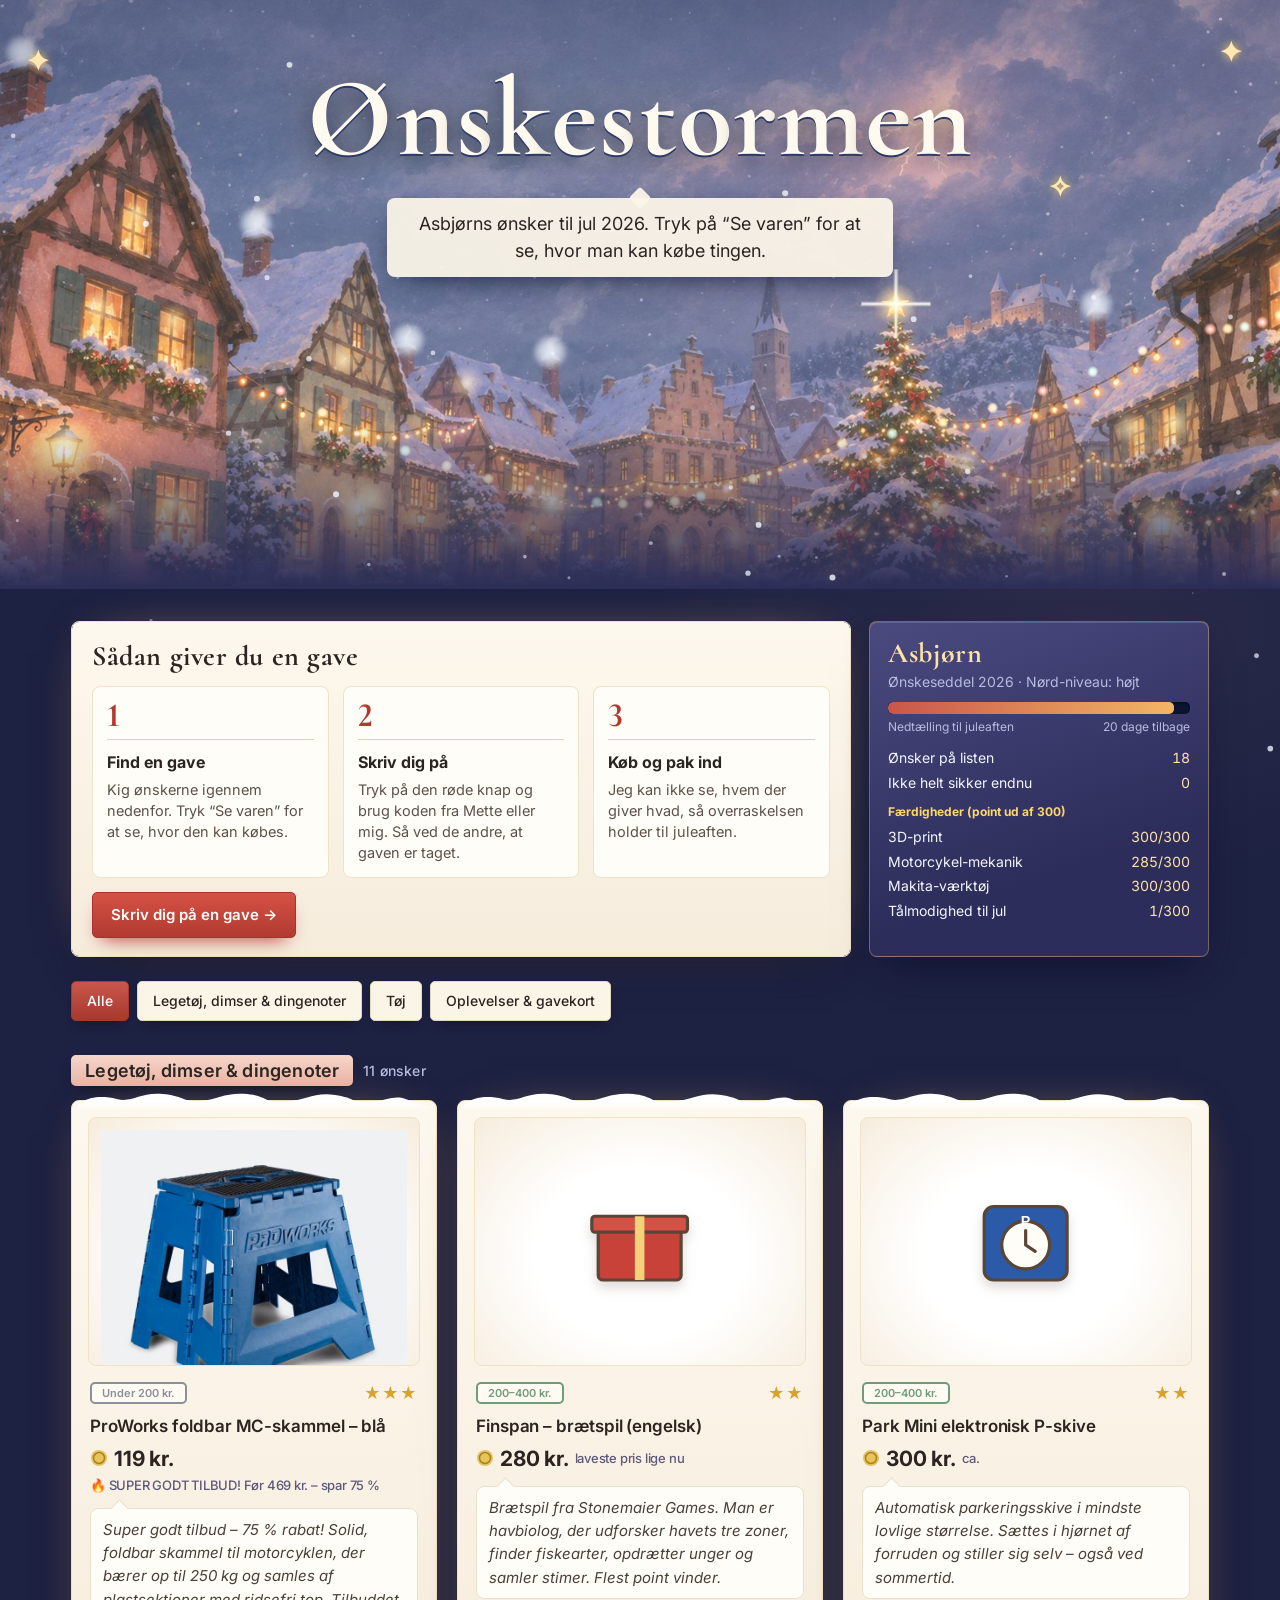
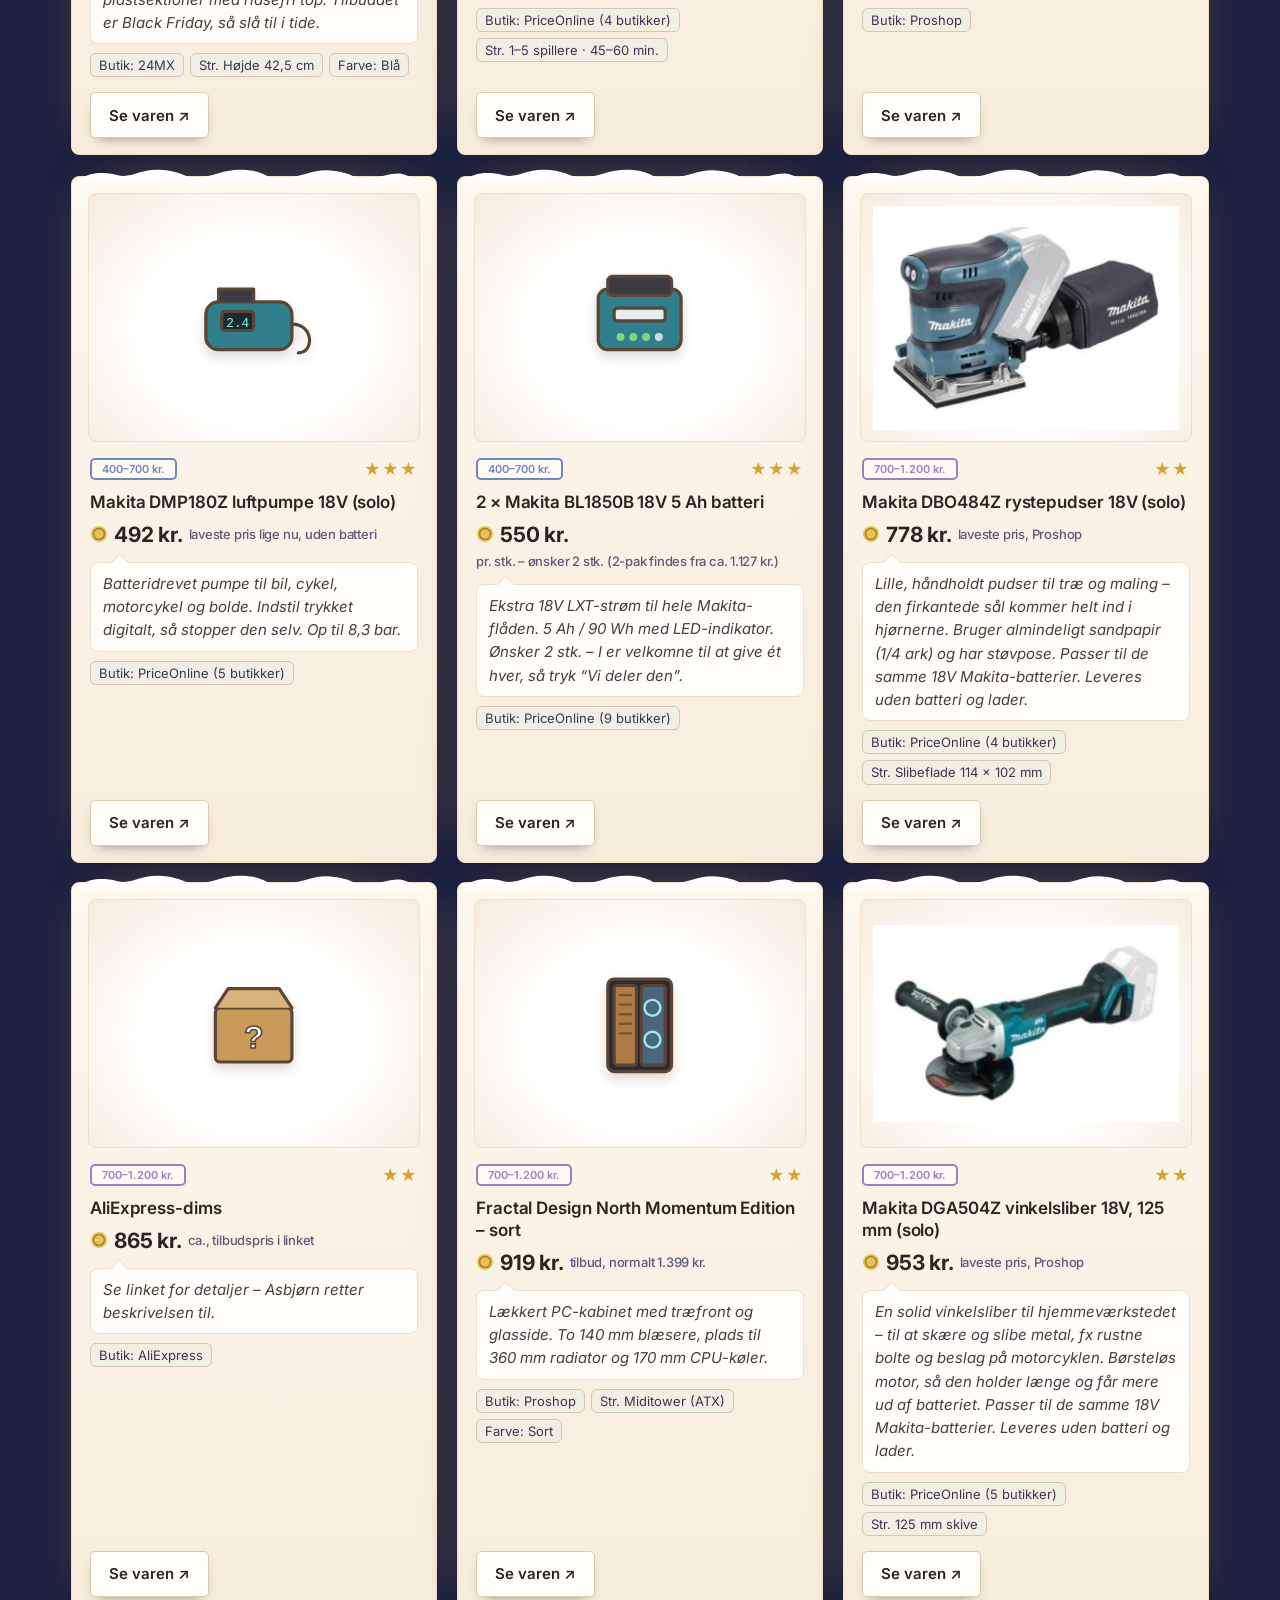
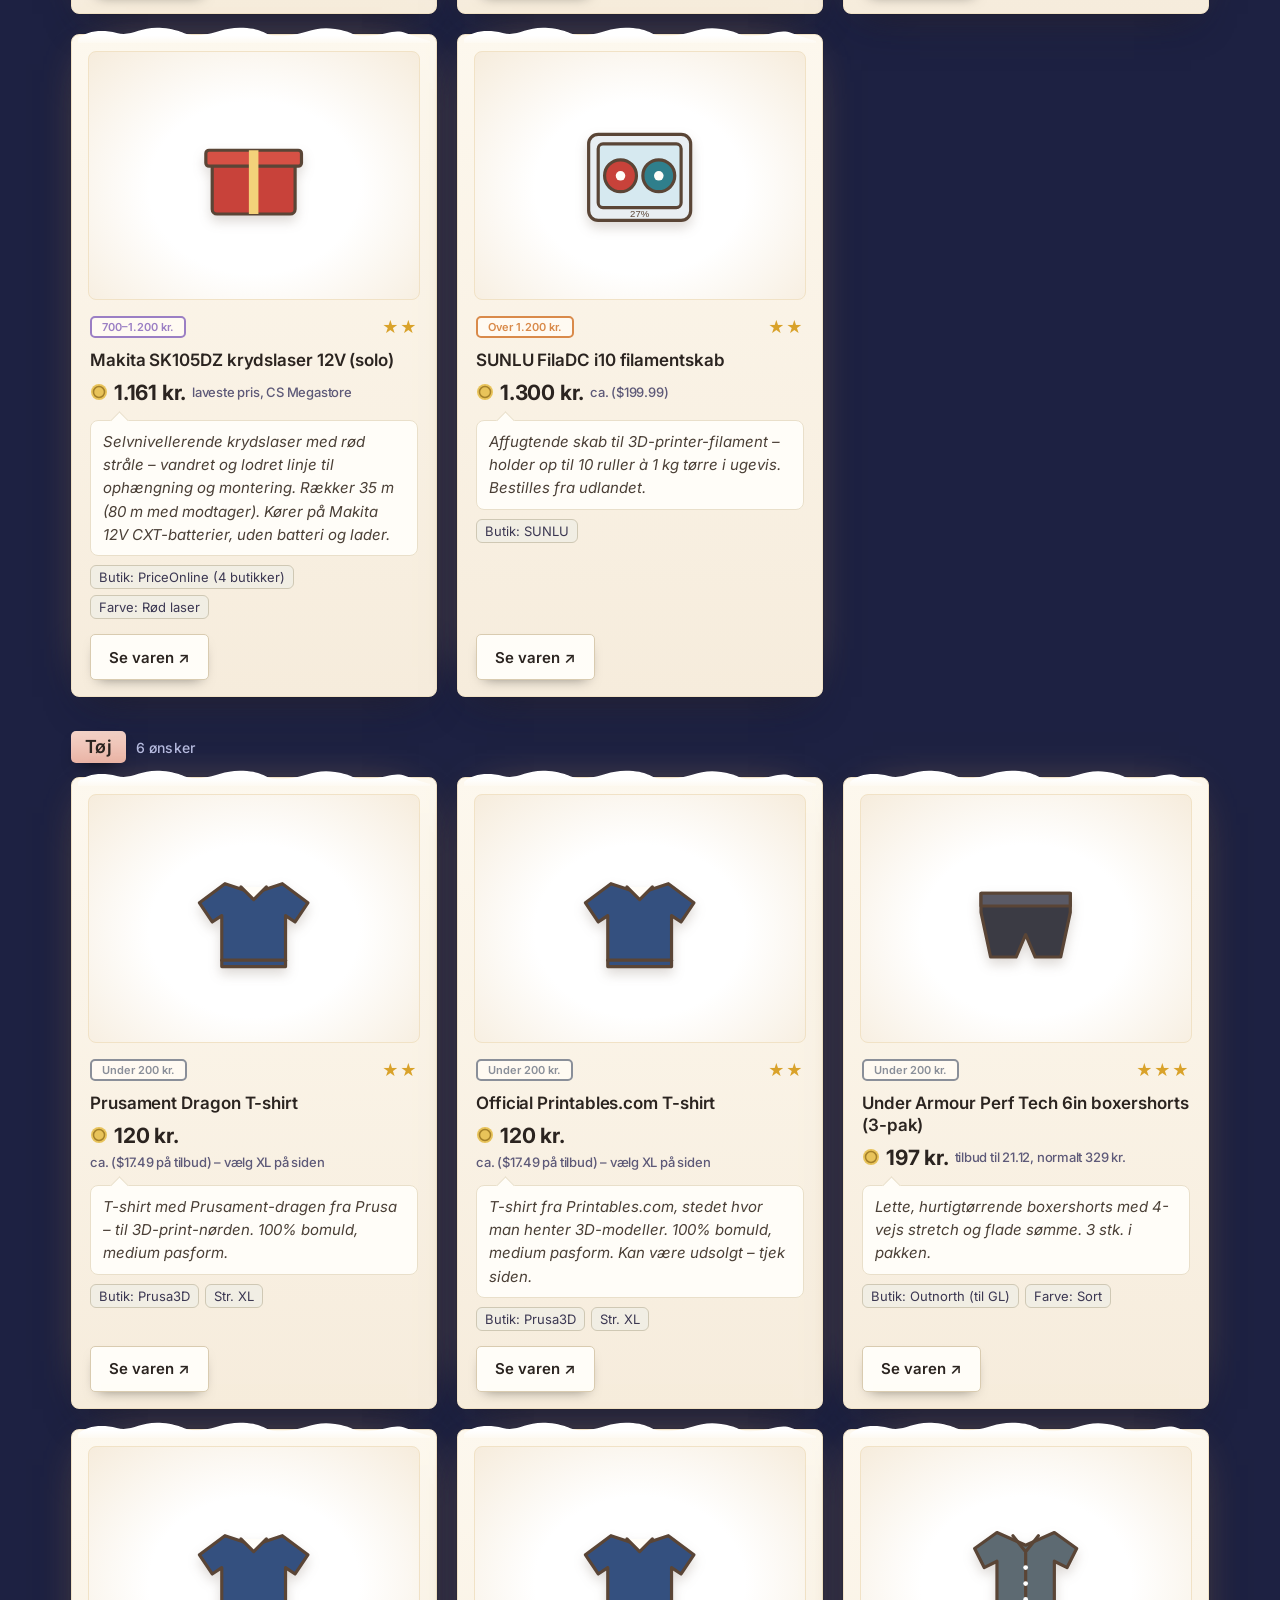
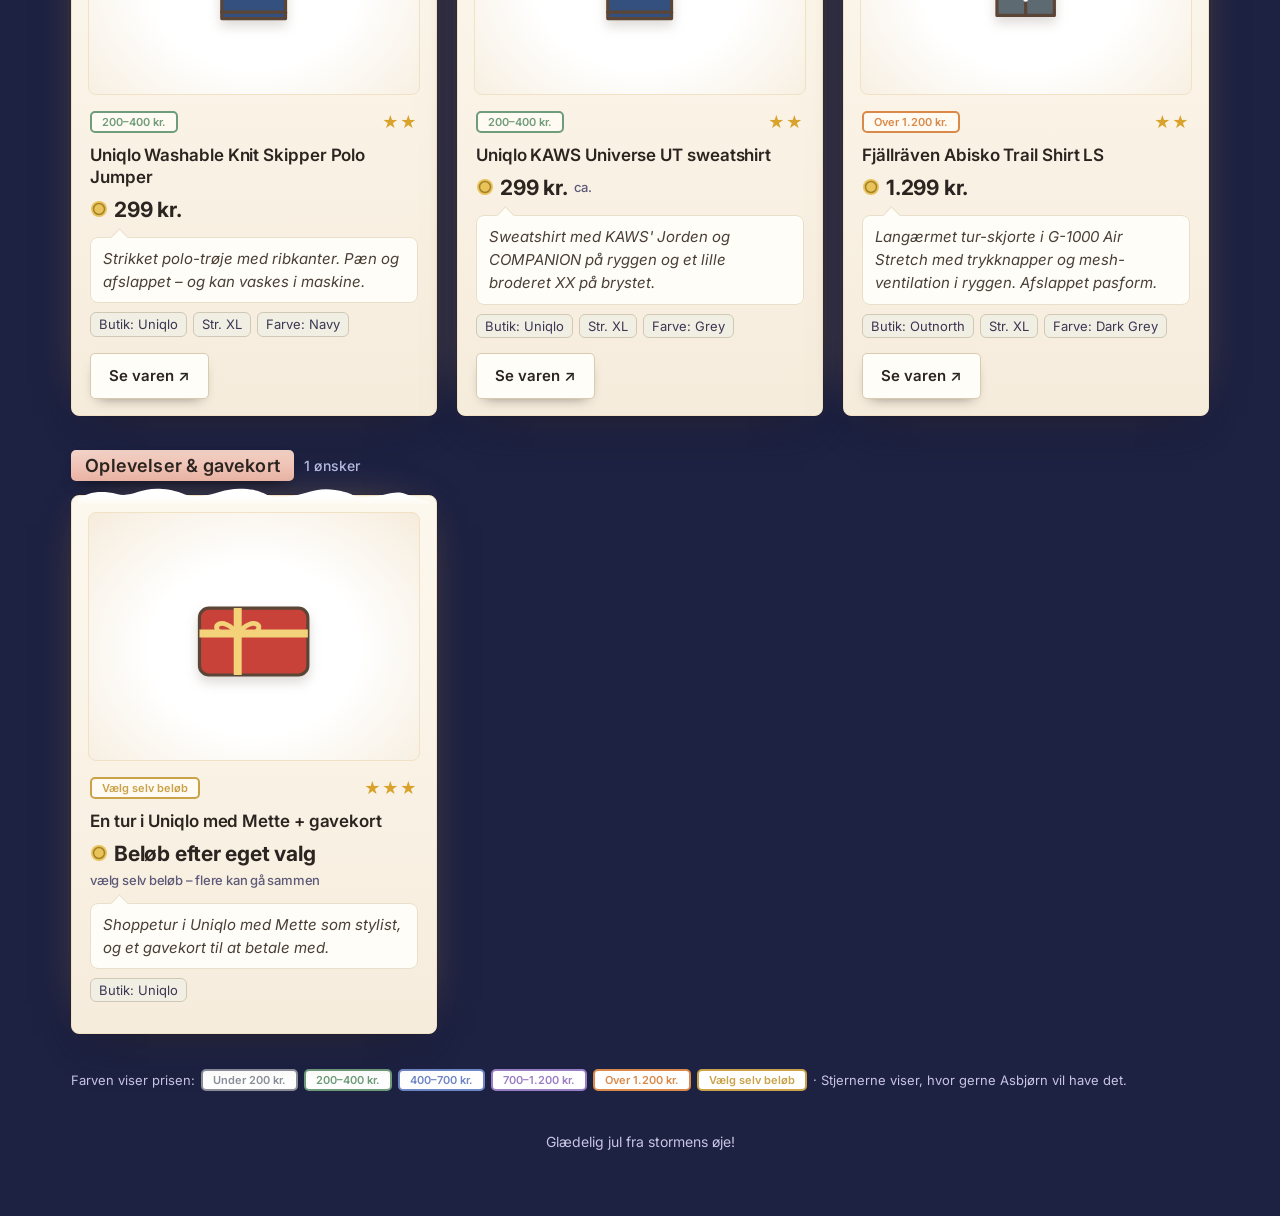
<file: index.html>
<!DOCTYPE html>
<html lang="da">
<head>
<meta charset="utf-8">
<meta name="viewport" content="width=device-width, initial-scale=1">
<title>Ønskestormen – Asbjørns ønsker 2026</title>
<link rel="icon" href="data:image/svg+xml,<svg xmlns='http://www.w3.org/2000/svg' viewBox='0 0 16 16'><circle cx='8' cy='8' r='7' fill='%23e8c35a'/></svg>">
<link rel="stylesheet" href="assets/style.css?v=1795650225">
</head>
<body>
<header class="hero">
  <div class="hero-in">
    <h1>Ønskestormen</h1>
    <p class="sub">Asbjørns ønsker til jul 2026. Tryk på “Se varen” for at se, hvor man kan købe tingen.</p>
  </div>
</header>
<div class="wrap">
  <div class="intro">
    <div class="bar how">
      <h3>Sådan giver du en gave</h3>
      <ol class="steps">
        <li><b>Find en gave</b><span>Kig ønskerne igennem nedenfor. Tryk “Se varen” for at se, hvor den kan købes.</span></li>
        <li><b>Skriv dig på</b><span>Tryk på den røde knap og brug koden fra Mette eller mig. Så ved de andre, at gaven er taget.</span></li>
        <li><b>Køb og pak ind</b><span>Jeg kan ikke se, hvem der giver hvad, så overraskelsen holder til juleaften.</span></li>
      </ol>
      <a class="btn fire" href="gaest.html">Skriv dig på en gave →</a>
    </div>
    <aside class="sheet" id="sheet" aria-label="Karakterark"></aside>
  </div>
  <nav class="tabs" id="tabs" aria-label="Kategorier"></nav>
  <main id="list"><p class="note">Henter ønskerne…</p></main>
  <div class="legend" id="legend"></div>
  <footer>Glædelig jul fra stormens øje!</footer>
</div>
<script src="assets/storm.js?v=1795650225"></script>
<script src="assets/app.js?v=1795650225"></script>
<script>
{
  let items = [], tab = "alle";
  const $ = s => document.querySelector(s);
  function render() {
    $("#sheet").innerHTML = Onske.sheet(items);
    $("#tabs").innerHTML = Onske.tabs(tab);
    $("#list").innerHTML = Onske.sections(items, tab, i => Onske.card(i)); Onske.reveal();
  }
  document.addEventListener("click", e => { const t = e.target.closest("[data-tab]"); if (t) { tab = t.dataset.tab; render(); } });
  $("#legend").innerHTML = Onske.legend();
  Onske.load().then(d => { items = d; render(); }).catch(() => { $("#list").innerHTML = '<p class="note">Kunne ikke hente ønskerne lige nu.</p>'; });
}
</script>
</body>
</html>
</file>
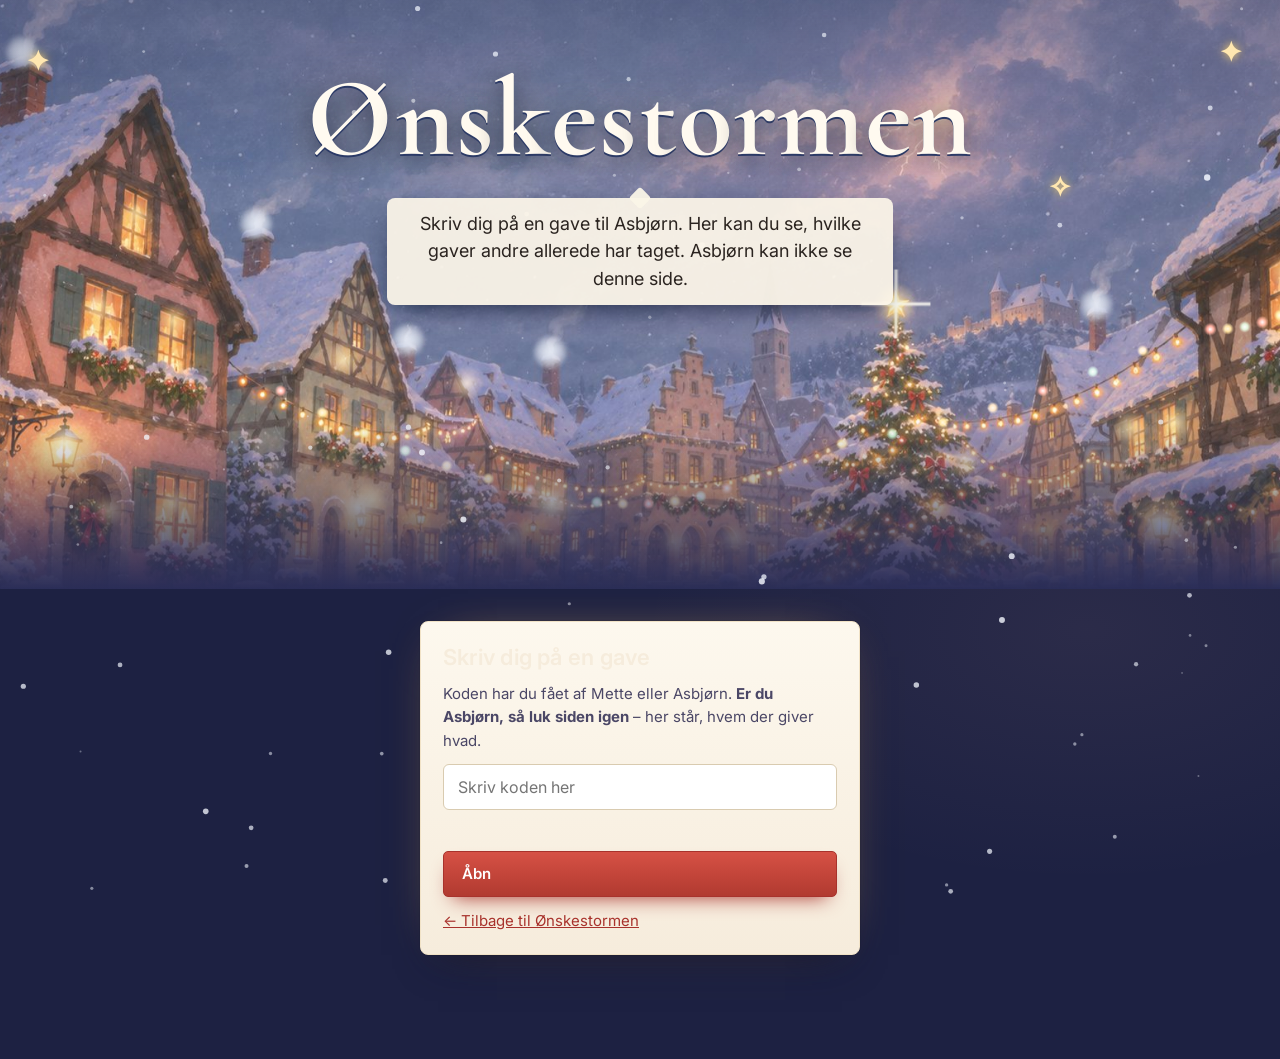
<file: gaest.html>
<!DOCTYPE html>
<html lang="da">
<head>
<meta charset="utf-8">
<meta name="viewport" content="width=device-width, initial-scale=1">
<meta name="robots" content="noindex">
<title>Ønskestormen – skriv dig på en gave</title>
<link rel="icon" href="data:image/svg+xml,<svg xmlns='http://www.w3.org/2000/svg' viewBox='0 0 16 16'><circle cx='8' cy='8' r='7' fill='%23ff8a2a'/></svg>">
<link rel="stylesheet" href="assets/style.css?v=1795650225">
</head>
<body>
<header class="hero">
  <div class="hero-in">
    <h1>Ønskestormen</h1>
    <p class="sub">Skriv dig på en gave til Asbjørn. Her kan du se, hvilke gaver andre allerede har taget. Asbjørn kan ikke se denne side.</p>
  </div>
</header>
<div class="wrap">
  <form class="lock" id="lock">
    <h2 style="font-size:22px">Skriv dig på en gave</h2>
    
    <p>Koden har du fået af Mette eller Asbjørn. <b>Er du Asbjørn, så luk siden igen</b> – her står, hvem der giver hvad.</p>
    <input id="code" type="password" autocomplete="off" placeholder="Skriv koden her" aria-label="Kode" required>
    <div class="err" id="err" role="alert"></div>
    <button class="btn fire" id="go">Åbn</button>
    <p><a href="./">← Tilbage til Ønskestormen</a></p>
  </form>
  <div id="app" hidden>
    <div class="intro">
      <div class="bar">
        <p><b>Sådan gør du:</b> Find gaven og tryk “Jeg køber den”. Skriv hvem gaven er fra, og tryk “Gem”. Så kan de andre se, at den er taget.</p>
        <div class="stats" id="stats"></div>
      </div>
      <aside class="sheet" id="sheet" aria-label="Karakterark"></aside>
    </div>
    <datalist id="navne"></datalist>
    <nav class="tabs" id="tabs" aria-label="Kategorier"></nav>
    <main id="list"></main>
    <div class="legend" id="legend"></div>
    <footer><b>Godt at vide:</b> Er en gave allerede taget, kan du trykke “Vi deler den”, hvis I vil give den sammen. Har du fortrudt, trykker du “Fortryd”. Det virker kun fra den samme telefon eller computer, som du skrev dig på fra. Spørg Mette, hvis noget driller.</footer>
  </div>
</div>
<script src="assets/storm.js?v=1795650225"></script>
<script src="assets/config.js?v=1795650225"></script>
<script src="assets/app.js?v=1795650225"></script>
<script>
{
  const $ = s => document.querySelector(s);
  const API = (window.ONSKE_API || "").trim();
  const store = { get(k) { try { return localStorage.getItem(k) } catch (e) { return null } }, set(k, v) { try { localStorage.setItem(k, v) } catch (e) {} } };
  const sess = { get(k) { try { return sessionStorage.getItem(k) } catch (e) { return null } }, set(k, v) { try { sessionStorage.setItem(k, v) } catch (e) {} } };
  let key = store.get("onskeKey");
  if (!key) { key = Array.from(crypto.getRandomValues(new Uint8Array(12)), b => b.toString(16).padStart(2, "0")).join(""); store.set("onskeKey", key); }
  let code = "", items = [], claims = [], tab = "alle", busy = false, open = null;

  async function call(params) {
    const u = new URL(API);
    for (const [k, v] of Object.entries({ ...params, code, key })) u.searchParams.set(k, v);
    const r = await fetch(u.toString());
    return r.json();
  }

  function render() {
    const byItem = id => claims.filter(c => c.id === id);
    const free = items.filter(i => !byItem(i.id).length).length;
    $("#stats").innerHTML = `<div class="stat"><b>${free}</b><span>gaver er stadig ledige</span></div><div class="stat"><b>${items.length - free}</b><span>er taget</span></div>`;
    $("#sheet").innerHTML = Onske.sheet(items, [["Ledige gaver", free], ["Taget", items.length - free]]);
    $("#tabs").innerHTML = Onske.tabs(tab);
    $("#list").innerHTML = Onske.sections(items, tab, i => {
      const who = byItem(i.id), mine = who.some(c => c.mine);
      const others = who.filter(c => !c.mine).map(c => Onske.esc(c.name));
      let claim = "";
      if (who.length) claim = `<div class="claim">${mine ? "<b>Du køber den</b> (fra " + Onske.esc(who.find(c => c.mine).name) + ")" + (others.length ? " sammen med " + others.join(", ") : "") : "Taget af " + others.join(" og ")}</div>`;
      const id = Onske.esc(i.id);
      if (open === i.id) {
        claim += `<form class="giver" data-id="${id}">
          <label for="fra-${id}">Hvem er gaven fra?</label>
          <input id="fra-${id}" name="fra" list="navne" maxlength="40" required placeholder="Fx Mormor og Morfar" value="${Onske.esc(store.get("onskeNavn") || "")}">
          <div class="actions"><button class="btn fire">Gem</button><button type="button" class="btn" data-cancel>Annuller</button></div>
        </form>`;
      }
      const btn = open === i.id ? "" : mine ? `<button class="btn" data-unclaim="${id}">Fortryd</button>`
        : who.length ? `<button class="btn" data-open="${id}">Vi deler den</button>`
        : `<button class="btn fire" data-open="${id}">Jeg køber den</button>`;
      return Onske.card(i, claim, btn, who.length && !mine);
    });
    Onske.reveal();
  }

  async function unlock(c, quiet) {
    if (!API) { $("#err").textContent = "Siden er ikke helt klar endnu. Prøv igen senere."; return; }
    code = c; $("#go").disabled = true; $("#err").textContent = "";
    try {
      const [d, list] = await Promise.all([call({ action: "list" }), Onske.load()]);
      if (!d.ok) { $("#err").textContent = d.error === "kode" ? "Koden passer ikke. Prøv igen." : "Noget gik galt – prøv igen."; return; }
      sess.set("onskeCode", c); items = list; claims = d.claims; names();
      $("#lock").hidden = true; $("#app").hidden = false; render(); $("#app").scrollIntoView({behavior:"smooth"});
    } catch (e) { if (!quiet) $("#err").textContent = "Kunne ikke få forbindelse. Prøv igen om lidt."; }
    finally { $("#go").disabled = false; }
  }

  function names() {
    const set = new Set(claims.map(c => c.name).filter(Boolean));
    $("#navne").innerHTML = [...set].map(n => `<option value="${Onske.esc(n)}">`).join("");
  }

  async function act(action, id, btn, name = "") {
    if (busy) return; busy = true; btn.disabled = true;
    try {
      const d = await call({ action, id, name });
      if (d.ok) { claims = d.claims; open = null; names(); render(); const c = document.querySelector(`.card[data-id="${CSS.escape(id)}"]`); if (c && action === "claim") Onske.boom(c); } else btn.textContent = "Det gik galt – prøv igen";
    } catch (e) { btn.textContent = "Ingen forbindelse – prøv igen"; }
    finally { busy = false; btn.disabled = false; }
  }

  $("#lock").addEventListener("submit", e => { e.preventDefault(); unlock($("#code").value.trim()); });
  document.addEventListener("submit", e => {
    const f = e.target.closest("form.giver"); if (!f) return;
    e.preventDefault();
    const name = f.elements.fra.value.trim(); if (!name) return;
    store.set("onskeNavn", name);
    act("claim", f.dataset.id, f.querySelector(".btn.fire"), name);
  });
  document.addEventListener("click", e => {
    const t = e.target.closest("button"); if (!t) return;
    if (t.dataset.tab) { tab = t.dataset.tab; render(); }
    if (t.dataset.open) { open = t.dataset.open; render(); const inp = document.getElementById("fra-" + open); if (inp) { inp.focus(); inp.select(); } }
    if ("cancel" in t.dataset) { open = null; render(); }
    if (t.dataset.unclaim) act("unclaim", t.dataset.unclaim, t);
  });
  $("#legend").innerHTML = Onske.legend();
  const saved = sess.get("onskeCode"); if (saved) unlock(saved, true);
}
</script>
</body>
</html>
</file>
<file: assets/style.css>
/* VOICE: blød, varm og hyggelig jul – som en håndmalet animationsfilm
   IDEA: Ønskestormen – en lille bindingsværksby en snestormsaften, mens tordenskyer tårner sig op
   PICTURE: malet by med tårn, juletræ, røg fra skorstene og blinkende lyskæder; bløde skyer og lyn
   COLOUR and TYPE: maleriets farver – lavendel tusmørke, varmt lampelys, rosa puds, salviegrøn, sne, kransens røde; Cormorant + Inter
   LAYOUT: stor byscene med titel, derunder info og karakterark, faner og ønsker på papirkort */
@import url("https://fonts.googleapis.com/css2?family=Cormorant:wght@500;600;700&family=Inter:wght@400;500;600;700;800&display=swap");
:root{color-scheme:dark;--bg:#1d2142;--bg2:#2a2d57;--rose:#e9b3a6;--sage:#7f9c86;--amber:#f2b766;--lav:#8c86b4;--ink:#f4f5ff;--mute:#b6bbe0;--paper:#fbf5e8;--paperink:#2b2420;--line:#3a2c24;
--pink:#d2473d;--pink2:#a8322c;--gold:#ffd66b;--sky:#8fd3ff;
--q0:#8a8f99;--q1:#6f9c7a;--q2:#6f86c4;--q3:#9b7fc4;--q4:#d98a4a;--q5:#c9a24a;
--round:Inter,system-ui,sans-serif;--display:Cormorant,"Cormorant Garamond",Georgia,serif}
[hidden]{display:none!important}
*{box-sizing:border-box;min-width:0}
html{scroll-padding-top:20px;-webkit-text-size-adjust:100%}
body{margin:0;background:radial-gradient(ellipse 60% 40% at 15% 30%,#f2b76614,transparent 70%) fixed,radial-gradient(ellipse 50% 40% at 85% 70%,#e9b3a612,transparent 70%) fixed,linear-gradient(var(--bg2),var(--bg) 60%) fixed,var(--bg);color:var(--ink);font:16px/1.55 Inter,system-ui,sans-serif;overflow-x:clip;-webkit-tap-highlight-color:transparent}
a{color:var(--gold)}

/* ---------- byscenen ---------- */
.hero{position:relative;min-height:clamp(440px,46vw,660px);display:flex;align-items:flex-start;overflow:hidden;
background:radial-gradient(ellipse 90% 40% at 50% 100%,#f3b56a40,transparent 70%),linear-gradient(#0b1430 0%,#1a2b55 35%,#34507f 70%,#6f7fa6 100%)}
.sky{position:absolute;inset:0;pointer-events:none}
.stars{position:absolute;inset:0 0 45%;background-image:radial-gradient(1.6px 1.6px at 8% 18%,#fff,transparent),radial-gradient(1.4px 1.4px at 22% 8%,#fff,transparent),radial-gradient(2px 2px at 37% 22%,#fff,transparent),radial-gradient(1.4px 1.4px at 61% 12%,#fff,transparent),radial-gradient(1.8px 1.8px at 74% 26%,#fff,transparent),radial-gradient(1.4px 1.4px at 88% 9%,#fff,transparent),radial-gradient(1.6px 1.6px at 95% 30%,#fff,transparent),radial-gradient(1.4px 1.4px at 50% 4%,#fff,transparent);animation:twinkle 4s ease-in-out infinite alternate}
@keyframes twinkle{to{opacity:.35}}
.clouds{position:absolute;inset:4% 0 auto;height:62%;-webkit-mask-image:linear-gradient(#000 55%,transparent 92%);mask-image:linear-gradient(#000 55%,transparent 92%);background:url(sky1.svg) 0 100%/1600px 100% repeat-x;opacity:.95;animation:drift 120s linear infinite}
.clouds.two{inset:-4% 0 auto;height:48%;background-image:url(sky2.svg);background-size:1600px 100%;opacity:.8;animation-duration:180s;animation-direction:reverse}
@keyframes drift{to{background-position:1600px 100%}}
.flash{position:absolute;inset:0;background:radial-gradient(ellipse at var(--fx,50%) 15%,#eef3ffcc,#b7c8ff00 65%);opacity:0;mix-blend-mode:screen}
.bolt{position:absolute;inset:0 0 auto;width:100%;height:62%;opacity:0}
.bolt polyline{fill:none;stroke:#fffbe8;stroke-width:2.4;stroke-linejoin:round;filter:drop-shadow(0 0 6px #fff6d0) drop-shadow(0 0 20px #a9c6ff)}
.hero.strike .flash{position:absolute;inset:0;background:radial-gradient(ellipse at var(--fx,50%) 15%,#eef3ffcc,#b7c8ff00 65%);opacity:0;mix-blend-mode:screen}
.hero.strike .bolt{animation:bolt 1.2s ease-out}
.hero.strike .clouds{animation-play-state:running;filter:brightness(1.6)}
@keyframes flash{0%{opacity:0}4%{opacity:.85}10%{opacity:.1}16%{opacity:.55}100%{opacity:0}}
@keyframes bolt{0%{opacity:0}4%{opacity:1}10%{opacity:.15}16%{opacity:1}45%{opacity:0}100%{opacity:0}}
/* ---------- maleriet og dets levende detaljer ---------- */
.hero.has-banner{background:#3a3d66}
.hero.has-banner .clouds,.hero.has-banner .stars{display:none}
.hero.has-banner::after{content:"";position:absolute;inset:0;z-index:1;pointer-events:none;background:linear-gradient(#1d214244,#1d214200 30%,#1d214200 72%,var(--bg2) 100%)}
.scene{position:absolute;z-index:0;will-change:transform;pointer-events:none}
.scene .paint{position:absolute;inset:0;background:center/100% 100% no-repeat}
.scene i{position:absolute;display:block;border-radius:50%;transform:translate(-50%,-50%);mix-blend-mode:screen}
.scene .win{width:2.6%;aspect-ratio:1;background:radial-gradient(circle,#ffd27acc 0%,#ffb24a44 45%,transparent 70%);animation:candle 5s ease-in-out infinite}
@keyframes candle{0%,100%{opacity:.55;transform:translate(-50%,-50%) scale(1)}22%{opacity:.9}37%{opacity:.45;transform:translate(-50%,-50%) scale(.92)}54%{opacity:1;transform:translate(-50%,-50%) scale(1.05)}71%{opacity:.6}}
.scene .lamp{width:5%;aspect-ratio:1;background:radial-gradient(circle,#fff0c0 0%,#ffcf7a66 30%,transparent 68%);animation:candle 3.2s ease-in-out infinite}
.scene .bulb{width:.9%;aspect-ratio:1;background:radial-gradient(circle,#fff6dc 0%,#ffd27a 35%,transparent 70%);animation:bulb 2.4s ease-in-out infinite}
.scene .bulb:nth-of-type(3n){background:radial-gradient(circle,#fff 0%,#ff8a7a 35%,transparent 70%)}
.scene .bulb:nth-of-type(4n){background:radial-gradient(circle,#fff 0%,#9fe3b8 35%,transparent 70%)}
@keyframes bulb{0%,100%{opacity:1}50%{opacity:.15}}
.scene .star{width:5%;aspect-ratio:1;border-radius:0;background:
 linear-gradient(90deg,transparent 46%,#fffbe6 50%,transparent 54%),linear-gradient(transparent 46%,#fffbe6 50%,transparent 54%),radial-gradient(circle,#fff6c8 0%,#ffd66b88 18%,transparent 45%);
 animation:starshine 2.6s ease-in-out infinite}
@keyframes starshine{0%,100%{opacity:.55;transform:translate(-50%,-50%) scale(.8) rotate(0)}50%{opacity:1;transform:translate(-50%,-50%) scale(1.15) rotate(45deg)}}
.scene .smoke{width:2.6%;aspect-ratio:1;background:radial-gradient(circle,#e6ebf5aa 0%,#e6ebf544 45%,transparent 70%);mix-blend-mode:normal;filter:blur(2px);animation:smoke 6.6s ease-out infinite}
@keyframes smoke{0%{opacity:0;transform:translate(-50%,-50%) scale(.5)}15%{opacity:.8}100%{opacity:0;transform:translate(calc(-50% - 60px),calc(-50% - 110px)) scale(2.6)}}
.hero.gust .scene .smoke{animation-duration:3s}
.scene .glow-bolt{position:absolute;left:69.7%;top:27.6%;width:34%;aspect-ratio:1.4;transform:translate(-50%,-50%);border-radius:50%;opacity:0;
 background:radial-gradient(ellipse,#fff 0%,#f0e6ff 8%,#c9a8ffaa 22%,#8f7cff44 45%,transparent 70%);mix-blend-mode:screen}
.hero.zap .glow-bolt{animation:zap 1.4s ease-out}
.hero.zap .paint{animation:bright 1.4s ease-out}
@keyframes zap{0%{opacity:0}5%{opacity:1}11%{opacity:.2}17%{opacity:.95}30%{opacity:.35}100%{opacity:0}}
@keyframes bright{0%{filter:none}5%{filter:brightness(1.35) saturate(1.1)}11%{filter:brightness(1.05)}17%{filter:brightness(1.25)}100%{filter:none}}
.snow{position:fixed;inset:0;width:100%;height:100%;pointer-events:none;z-index:1}

.hero-in{position:relative;z-index:3;width:100%;max-width:1240px;margin:0 auto;padding:clamp(30px,5vw,60px) max(4vw,16px) 0;text-align:center}
.jp{display:inline-block;font:700 clamp(13px,1.6vw,15px)/1 var(--round);letter-spacing:.4em;color:#ffe7b0;background:#0b143066;border:1px solid #ffe7b088;border-radius:5px;padding:7px 14px 7px 20px;margin-bottom:14px;backdrop-filter:blur(4px);animation:rise 1s .1s both ease-out}
h1{position:relative;white-space:nowrap;font:700 clamp(48px,9vw,112px)/1.05 var(--display);margin:0;letter-spacing:.01em;color:#fffaf0;text-shadow:0 2px 0 #2b3a66,0 6px 24px #0b1430aa,0 0 40px #ffd99a55}
h1 .l{display:inline-block;animation:float-in 1.1s calc(var(--i)*70ms + .2s) both cubic-bezier(.2,.9,.3,1)}
@keyframes float-in{0%{opacity:0;transform:translateY(26px);filter:blur(6px)}100%{opacity:1;transform:none;filter:none}}
@keyframes boing{40%{transform:translateY(-10px)}}
@keyframes rise{0%{opacity:0;transform:translateY(14px)}100%{opacity:1;transform:none}}
.spark{position:absolute;color:#ffe7b0;font-size:clamp(16px,2.4vw,28px);-webkit-text-stroke:0;text-shadow:0 0 10px #ffd66b;animation:spark 2.2s ease-in-out infinite}
.spark:nth-of-type(2){animation-delay:-.8s}.spark:nth-of-type(3){animation-delay:-1.5s}
@keyframes spark{0%,100%{transform:scale(.4) rotate(0);opacity:.2}50%{transform:scale(1.1) rotate(90deg);opacity:1}}
.sub{margin:20px auto 0;max-width:46ch;font-size:clamp(16px,1.7vw,18px);color:var(--paperink);background:#fbf5e8f0;border-radius:8px;padding:12px 20px;box-shadow:0 10px 30px -12px #0b1430;position:relative;animation:rise 1s 1s both ease-out}
.sub::after{content:"";position:absolute;left:50%;top:-8px;width:16px;height:16px;background:#fbf5e8f0;transform:translateX(-50%) rotate(45deg);border-radius:3px}
@keyframes pop{0%{opacity:0;transform:scale(.6)}100%{opacity:1;transform:none}}

/* ---------- indhold ---------- */
.wrap{position:relative;z-index:2;max-width:1240px;margin:0 auto;padding:clamp(18px,3vw,32px) max(4vw,14px) 64px}
.intro{display:grid;grid-template-columns:minmax(0,1fr) minmax(0,340px);gap:18px;align-items:stretch;margin-bottom:24px}
.bar,.lock,.card{background:linear-gradient(#fdf8ee,#f6ecdc);color:var(--paperink);border:1px solid #f1e2c6;border-radius:8px;box-shadow:0 0 0 1px #00000010,0 18px 38px -18px #0b0f2a,0 0 50px -30px var(--amber)}
.bar{display:flex;flex-direction:column;gap:14px;justify-content:center;background:linear-gradient(#fdf8ee,#f6ecdc) padding-box;align-items:flex-start;padding:18px 20px;margin:0;
}
.bar p{margin:0;font-size:17px}
.stats{display:flex;gap:10px;flex-wrap:wrap;margin:0}
.stat{background:#fff;border:1px solid #e2d6bd;border-radius:6px;padding:6px 12px}
.stat b{font:700 26px var(--display);margin-right:6px;color:var(--pink2)}.stat span{color:#4b4766;font-size:14px}
.sheet{padding:16px 18px;font-size:14px;background:linear-gradient(160deg,#4a4a80,#2c2d5a 70%);border:1px solid #f2b76666;border-radius:8px;box-shadow:0 18px 38px -18px #0b0f2a,inset 0 1px 0 #ffffff22}
.sheet .nm{font:700 28px/1.1 var(--display);letter-spacing:.03em;color:#ffe2a8}
.sheet .cl{color:var(--mute);margin:2px 0 10px}
.xp{height:12px;border-radius:5px;background:#0b1430;overflow:hidden;box-shadow:inset 0 1px 3px #0008}
.xp i{display:block;height:100%;background:linear-gradient(90deg,#c9564a,var(--amber),#ffe2a8);background-size:200% 100%;animation:shine 2.5s linear infinite;border-radius:5px}
@keyframes shine{to{background-position:-200% 0}}
.xpl{display:flex;justify-content:space-between;gap:8px;color:var(--mute);font-size:12px;margin:4px 0 10px}
.sk{display:grid;grid-template-columns:minmax(0,1fr) auto;gap:3px 10px;margin:0}
.sk dt{color:var(--ink)}.sk dd{margin:0;color:#ffe2a8;font-variant-numeric:tabular-nums;text-align:right}
.sheet h4{margin:10px 0 4px;font-size:12px;color:var(--gold);font-weight:700}
.sheet:empty{display:none}
.tabs{display:flex;gap:8px;flex-wrap:wrap;margin-bottom:6px}
.tab{font:500 14px var(--round);min-height:40px;padding:0 15px;border-radius:5px;border:1px solid #e2d6bd;background:var(--paper);color:var(--paperink);cursor:pointer;box-shadow:0 6px 14px -8px #000a;transition:transform .15s,background .2s}
.tab[aria-pressed=true]{background:linear-gradient(#c9564a,#a8392f);color:#fff;border-color:#a8392f}
.tab:active{transform:scale(.96)}
h2{font:600 18px/1.2 var(--round);letter-spacing:.01em;margin:34px 0 14px;display:flex;gap:10px;align-items:center;flex-wrap:wrap}
h2 span{background:linear-gradient(#f6d5ca,#e9b3a6);color:var(--paperink);padding:5px 14px;border-radius:5px;display:inline-block;box-shadow:0 8px 18px -10px #000}
h2 small{font:500 14px Inter,sans-serif;color:var(--mute)}
.grid{display:grid;grid-template-columns:repeat(auto-fill,minmax(min(100%,290px),1fr));gap:20px}
.card{position:relative;padding:18px 18px 16px;display:flex;flex-direction:column;gap:9px;transition:transform .35s cubic-bezier(.2,.9,.3,1),box-shadow .35s}
.card::before{content:"";position:absolute;inset:0 0 auto;height:6px;background:var(--rc);opacity:.55;border-radius:8px 8px 0 0}
.card:hover{transform:translateY(-5px);box-shadow:0 22px 36px -18px #000e,inset 0 0 40px #e9dcc066}
.card.taken{filter:saturate(.4);opacity:.72}
.anim .card{opacity:0}
.anim .card.seen{opacity:1;animation:none}
.anim .card.in:not(.seen){animation:panel .8s calc(var(--d,0)*90ms) both cubic-bezier(.2,.9,.3,1)}
@keyframes panel{0%{opacity:0;transform:translateY(34px) scale(.97)}100%{opacity:1;transform:none}}
.top{display:flex;gap:8px;align-items:center;flex-wrap:wrap;margin-top:4px}
.pill{font:600 11px var(--round);padding:2px 10px;border-radius:5px;border:2px solid currentColor;white-space:nowrap;background:#fff}
.pill.maybe{color:#9a6b00;border-style:dashed}
.prio{margin-left:auto;color:#d9a22a;letter-spacing:1px;font-size:16px}
.card h3{margin:0;font:600 17px/1.3 var(--round);letter-spacing:-.005em;color:var(--paperink)}
.price{font:700 21px var(--round);letter-spacing:-.01em;white-space:nowrap;display:flex;align-items:center;gap:6px;flex-wrap:wrap;color:var(--paperink)}
.price svg{flex:none}
.price small{font:500 13px Inter,sans-serif;color:#5d5978;white-space:normal}
.desc{position:relative;margin:6px 0 0;font-size:15px;color:#4a3f36;background:#fffdf8;border:1px solid #e9dfca;border-radius:8px;padding:9px 12px;font-style:italic}
.desc::before{content:"";position:absolute;left:22px;top:-7px;width:12px;height:12px;background:#fffdf8;border:1px solid #e9dfca;border-right:0;border-bottom:0;transform:rotate(45deg)}
.meta{display:flex;flex-wrap:wrap;gap:6px;margin:0;padding:0;list-style:none}
.meta li{font-size:13px;background:#f1eee4;border:1.5px solid #cfc8b4;border-radius:6px;padding:1px 8px;color:#3b3752}
.actions{display:flex;gap:10px;flex-wrap:wrap;margin-top:auto;padding-top:6px}
.btn{font:600 15px var(--round);min-height:46px;padding:0 18px;border-radius:5px;border:1px solid #d9cbb0;background:#fffdf8;color:var(--paperink);cursor:pointer;display:inline-flex;align-items:center;gap:6px;text-decoration:none;box-shadow:0 6px 14px -8px #0008;transition:transform .15s,box-shadow .15s}
.btn:active{transform:scale(.96)}
.btn.fire{background:linear-gradient(#d65145,#b13a30);color:#fff;border-color:#a8322c;box-shadow:0 10px 20px -10px #a8322c}
.btn.fire:hover{transform:translateY(-2px)}
@keyframes wiggle{25%{rotate:-2deg}75%{rotate:2deg}}
.btn:disabled{opacity:.6;cursor:wait}
.btn:focus-visible,.tab:focus-visible,input:focus-visible{outline:3px solid var(--sky);outline-offset:3px}
.claim{font-size:14px;background:#eef6e8;border-radius:6px;padding:7px 12px;border:1px solid #cfe2c2;color:var(--paperink)}
.claim b{color:#2f7a3d}
.giver{display:grid;gap:6px;background:#fff5ee;border:1px solid #e9b8a6;border-radius:8px;padding:12px;animation:rise .4s both ease-out}
.giver label{font:600 14px var(--round)}
.giver .actions{padding-top:2px}
.note{color:var(--mute);font-size:15px;text-align:center;padding:30px 10px}
.legend{display:flex;gap:6px;flex-wrap:wrap;margin-top:34px;font-size:13px;color:#c9c4e4;align-items:center}
.lock{max-width:440px;margin:0 auto 40px;padding:22px;display:grid;gap:12px}
.lock h2{margin:0}
.lock p{margin:0;color:#4b4766;font-size:15px}
.lock a{color:#a8322c}
input{font:16px Inter,sans-serif;padding:10px 14px;border-radius:6px;border:1px solid #d9cbb0;background:#fff;color:var(--paperink);min-height:46px;width:100%}
.err{color:#c4102f;font-size:14px;font-weight:600;min-height:1.2em}
footer{margin-top:40px;color:var(--mute);font-size:14px;text-align:center}

/* succes-eksplosion når man tager en gave */
.boom{position:absolute;left:50%;top:50%;z-index:5;pointer-events:none;font:700 38px var(--display);color:#c8423a;text-shadow:0 0 0 #fff,2px 2px 0 #fff,-2px -2px 0 #fff,2px -2px 0 #fff,-2px 2px 0 #fff,0 8px 18px #0005;transform:translate(-50%,-50%);animation:boom 1.1s both cubic-bezier(.2,.9,.3,1)}
@keyframes boom{0%{opacity:0;transform:translate(-50%,-30%) scale(.7)}30%{opacity:1;transform:translate(-50%,-50%) scale(1.05)}75%{opacity:1}100%{opacity:0;transform:translate(-50%,-110%) scale(1)}}
.bit{position:absolute;left:50%;top:50%;z-index:4;pointer-events:none;font-size:18px;color:var(--c);animation:bit .8s ease-out both}
@keyframes bit{0%{opacity:1;transform:translate(-50%,-50%)}100%{opacity:0;transform:translate(calc(-50% + var(--x)),calc(-50% + var(--y))) rotate(220deg)}}

@media(max-width:760px){.intro{grid-template-columns:1fr}}
@media(max-width:600px){
  .hero{min-height:480px}
  .hero-in{padding-top:34px}
  h1{font-size:clamp(34px,11vw,60px);letter-spacing:.02em}
  .spark{display:none}
  .card:hover{transform:none}
  .card:hover{transform:translateY(-5px);box-shadow:0 22px 36px -18px #000e,inset 0 0 40px #e9dcc066}
  .actions .btn{flex:1 1 auto;justify-content:center}
  .tabs{flex-wrap:nowrap;overflow-x:auto;padding:2px 4px 8px;margin-inline:-4px;scrollbar-width:none}
  .tab{flex:none}
}
@media(prefers-reduced-motion:reduce){*,*::before,*::after{animation:none!important;transition:none!important}.anim .card{opacity:1}}

/* billede eller tegnet ikon øverst på hvert kort */
.thumb{margin:-2px -2px 2px;aspect-ratio:4/3;border-radius:8px;display:grid;place-items:center;overflow:hidden;
background:radial-gradient(ellipse at 50% 55%,#fff 0%,#fff 45%,#f6ecdc 100%);border:1px solid #f1e2c6}
.thumb svg{width:58%;height:auto;max-height:100%;filter:drop-shadow(0 6px 6px #5a453633);transition:transform .4s cubic-bezier(.2,.9,.3,1)}
.thumb img{width:100%;height:100%;object-fit:contain;padding:12px;transition:transform .5s cubic-bezier(.2,.9,.3,1)}
.card:hover .thumb img{transform:scale(1.05)}
.card:hover .thumb svg{transform:translateY(-4px) rotate(-3deg) scale(1.04)}
.hero:not(.has-banner){min-height:clamp(340px,32vw,440px)}

/* sne på kortene, der drysser af ved hover */
.card::before{display:none}
.card .cap{position:absolute;left:6px;right:6px;top:-10px;height:18px;z-index:2;pointer-events:none;
background:url("data:image/svg+xml,%3Csvg xmlns='http://www.w3.org/2000/svg' viewBox='0 0 200 18' preserveAspectRatio='none'%3E%3ClinearGradient id='g' x1='0' y1='0' x2='0' y2='1'%3E%3Cstop offset='.45' stop-color='%23ffffff'/%3E%3Cstop offset='1' stop-color='%23fdf8ee'/%3E%3C/linearGradient%3E%3Cpath d='M0 18V14C5 6 13 4 22 8s13-7 26-5 12 9 22 7 14-9 26-7 10 10 22 8 16-10 28-7 10 9 20 7 14-7 20-3 8 5 14 8v4z' fill='url(%23g)'/%3E%3C/svg%3E") 0 0/100% 100% no-repeat}
.card .cap::after{content:"";position:absolute;left:0;right:0;top:10px;height:4px;opacity:0;will-change:transform,opacity;
background:radial-gradient(circle,#fff 1.6px,transparent 2.2px) 12% 0/26px 4px repeat-x,radial-gradient(circle,#fff 1.2px,transparent 1.8px) 3% 0/38px 4px repeat-x}
@media(hover:hover){.card:hover .cap::after{animation:sift 1.1s ease-in forwards}}
@keyframes sift{0%{opacity:.95;transform:translateY(0)}100%{opacity:0;transform:translateY(60px)}}

/* sektioner: blød glød fra byens lys */
h2{color:#f6ecdc}
.card .pill{background:#fffaf2}
footer{color:#c9c4e4}

/* "Sådan giver du en gave" */
.how{justify-content:space-between}
.how h3{margin:0;font:700 28px/1.15 var(--display);letter-spacing:.02em;color:var(--paperink)}
.steps{list-style:none;margin:0;padding:0;display:grid;grid-template-columns:repeat(3,minmax(0,1fr));gap:14px;counter-reset:s;width:100%}
.steps li{counter-increment:s;background:#fffdf8;border:1px solid #efe2c8;border-radius:8px;padding:14px 14px 14px;display:grid;gap:4px;align-content:start}
.steps li::before{content:counter(s);display:block;margin:-2px 0 6px;padding-bottom:6px;border-bottom:1px solid #e6d3b0;
 font:700 34px/1 var(--display);font-variant-numeric:lining-nums;color:#b13a30;letter-spacing:0}
.steps b{font-size:16px}
.steps span{font-size:14.5px;line-height:1.45;color:#5d5249}
@media(max-width:900px) and (min-width:761px){.steps{grid-template-columns:1fr}.steps li{grid-template-columns:auto 1fr;column-gap:12px}.steps li::before{grid-row:span 2;margin:0;padding:0 12px 0 0;border-bottom:0;border-right:1px solid #e6d3b0;align-self:center;min-width:34px;text-align:center}}
@media(max-width:520px){.steps{grid-template-columns:1fr}.steps li{grid-template-columns:auto 1fr;column-gap:12px;padding:12px}.steps li::before{grid-row:span 2;margin:0;padding:0 12px 0 0;border-bottom:0;border-right:1px solid #e6d3b0;align-self:center;min-width:34px;text-align:center}}
</file>
